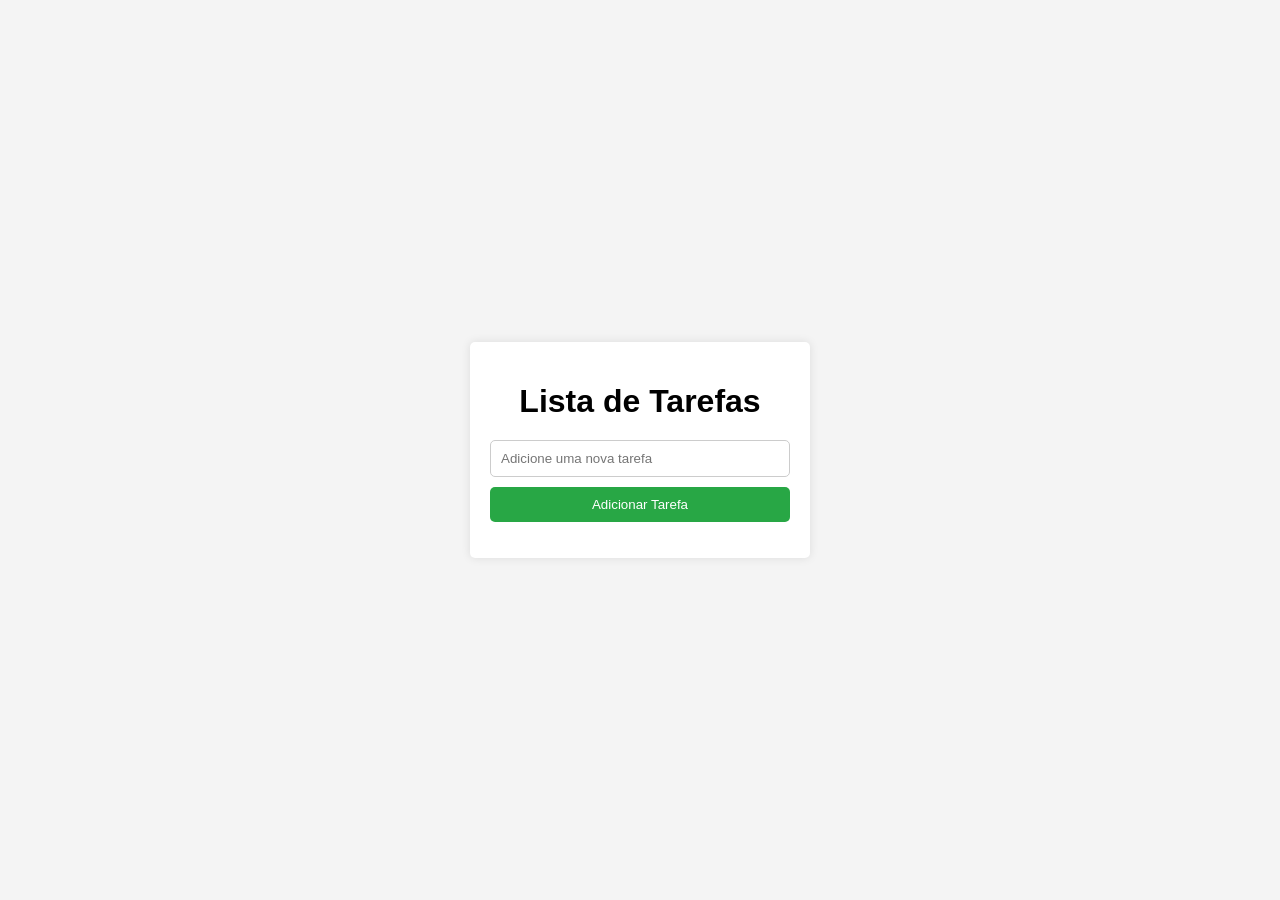
<file: Assents/atividades/atividade_lista_tarefas/index.html>
<html lang="pt-BR">
<head>
    <meta charset="UTF-8">
    <meta name="viewport" content="width=device-width, initial-scale=1.0">
    <title>Lista de Tarefas</title>
    <link rel="stylesheet" href="styles.css">
    <script src="script.js" defer></script>
</head>
<body>
    <div class="container">
        <h1>Lista de Tarefas</h1>
        <input type="text" id="taskInput" placeholder="Adicione uma nova tarefa">
        <button id="addTaskBtn">Adicionar Tarefa</button>
        <ul id="taskList">
            
        </ul>
    </div>
</body>
</html>
</file>
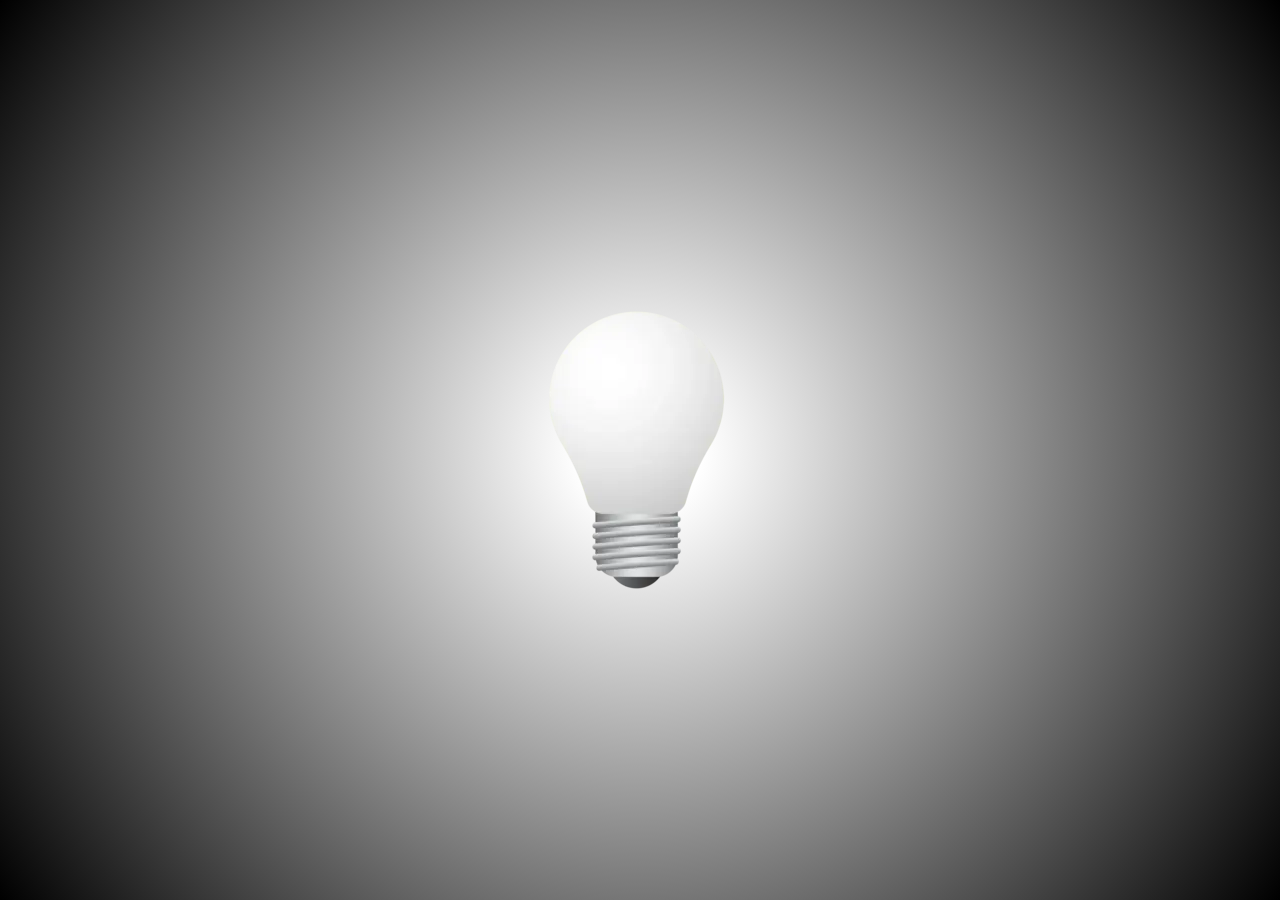
<file: Assents/atividades/Lampada - Atividade/index.html>
<!DOCTYPE html>
<html lang="pt-BR">
<head>
    <meta charset="UTF-8">
    <meta name="viewport" content="width=device-width, initial-scale=1.0">
    <title>Lâmpada</title>
    <link rel="stylesheet" href="style.css">
    <script src="script.js" defer></script>
</head>
<body>
    <div class="container">
        <img onclick="" id="lamp" src="assets/lamp_off.png" alt="Lâmpada apagada">
    </div>
</body>
</html>
</file>
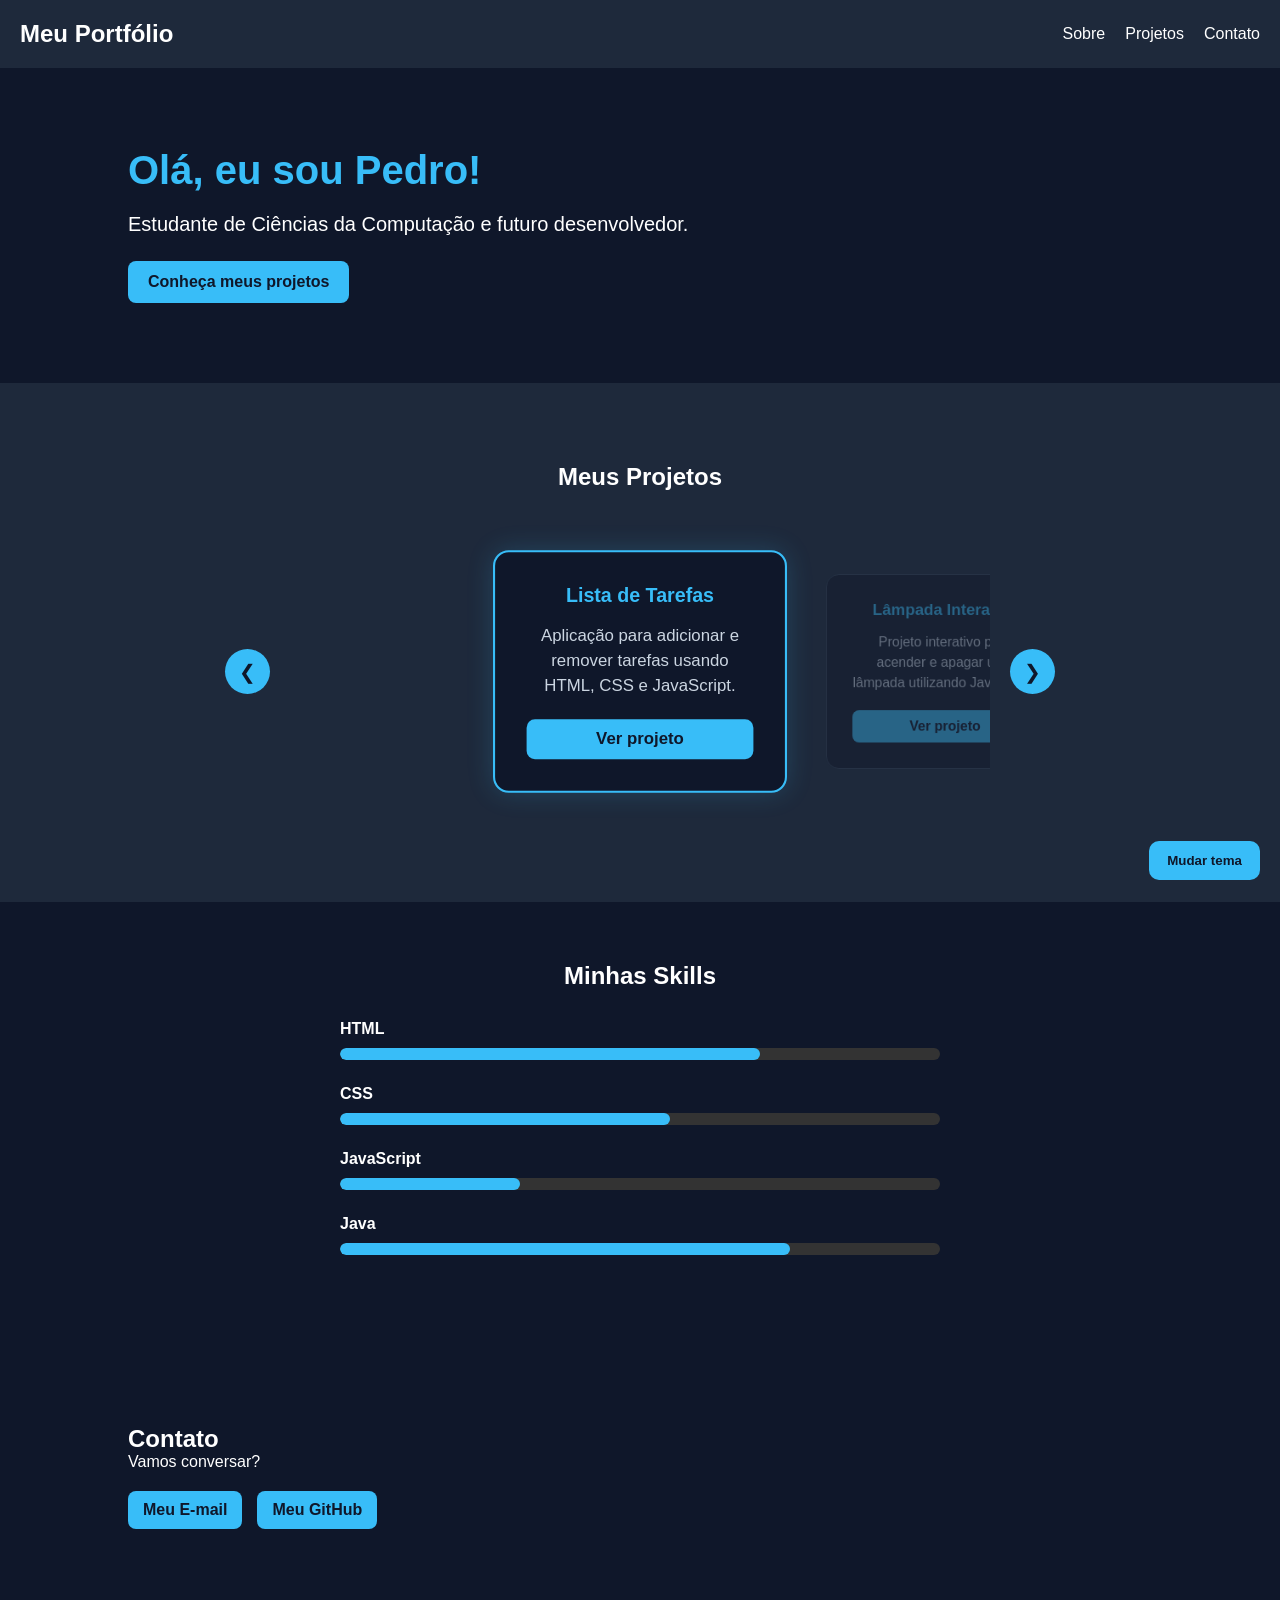
<file: Portifolio.html>
<!DOCTYPE html>
<html lang="pt-br">
<head>
    <meta charset="UTF-8">
    <meta name="viewport" content="width=device-width, initial-scale=1.0">
    <title>Meu Portfólio</title>

    <link rel="stylesheet" href="style.css">
</head>

<body>

    <header>
        <nav>
            <h2>Meu Portfólio</h2>

            <ul>
                <li><a href="#sobre">Sobre</a></li>
                <li><a href="#projetos">Projetos</a></li>
                <li><a href="#contato">Contato</a></li>
            </ul>
        </nav>
    </header>

    <main>

        <!-- SOBRE -->
        <section id="sobre">
            <h1>Olá, eu sou Pedro!</h1>

            <p>Estudante de Ciências da Computação
            e futuro desenvolvedor.</p>

            <a href="#projetos">Conheça meus projetos</a>
        </section>

        
    <!-- PROJETOS -->
    <section id="projetos">
    <h2>Meus Projetos</h2>

    <div class="carrossel">

        <button id="anterior" aria-label="Projeto anterior">❮</button>

        <div class="carrossel-janela">
            <div class="container-projetos">
                <!-- Os projetos serão criados pelo JavaScript -->
            </div>
        </div>

        <button id="proximo" aria-label="Próximo projeto">❯</button>

    </div>
</section>


        <!-- SKILLS -->
    <section id="skills">

        <h2>Minhas Skills</h2>

    <div class="container-skills">

        <div class="skill">
            <p>HTML</p>
            <div class="barra">
                <div class="progresso html"></div>
            </div>
        </div>

        <div class="skill">
            <p>CSS</p>
            <div class="barra">
                <div class="progresso css"></div>
            </div>
        </div>

        <div class="skill">
            <p>JavaScript</p>
            <div class="barra">
                <div class="progresso javascript"></div>
            </div>
        </div>

        <div class="skill">
            <p>Java</p>
            <div class="barra">
                <div class="progresso java"></div>
            </div>
        </div>

    </div>

</section>

        <!-- CONTATO -->
        <section id="contato">
            <h2>Contato</h2>
            <p>Vamos conversar?</p>

            <div class="links-contato">

                <a href="mailto:pedroh.carvalho75@gmail.com">
                    Meu E-mail
                </a>

                <a href="https://github.com/P3dro0Henrique"
                   target="_blank">
                    Meu GitHub
                </a>

            </div>
        </section>

    </main>

    <script src="script.js"></script>

</body>
</html>
</file>
<file: Assents/atividades/atividade_lista_tarefas/styles.css>
body {
    font-family: Arial, sans-serif;
    background-color: #f4f4f4;
    display: flex;
    justify-content: center;
    align-items: center;
    height: 100vh;
    margin: 0;
}

.container {
    background: #fff;
    padding: 20px;
    border-radius: 5px;
    box-shadow: 0 0 10px rgba(0,0,0,0.1);
    width: 300px;
    text-align: center;
}

h1 {
    margin-bottom: 20px;
}

input {
    padding: 10px;
    width: calc(100%);
    margin-bottom: 10px;
    border: 1px solid #ccc;
    border-radius: 5px;
}

button {
    padding: 10px 15px;
    background: #28a745;
    color: #fff;
    border: none;
    border-radius: 5px;
    cursor: pointer;
    width: 100%;
}

button:hover {
    background: #218838;
}

ul {
    list-style: none;
    padding: 0;
}

li {
    background: #f4f4f4;
    padding: 10px;
    margin-bottom: 10px;
    border-radius: 5px;
    display: flex;
    justify-content: space-between;
    align-items: center;
}

li button {
    background: #dc3545;
    border: none;
    color: #fff;
    padding: 5px 10px;
    border-radius: 5px;
    cursor: pointer;
    width: 30px;
    border-radius: 5px;
}

li button:hover {
    background: #c82333;
}
</file>
<file: Assents/atividades/Lampada - Atividade/style.css>
body {
    background: radial-gradient(circle, white 8%, black 100%);
    display: flex;
    justify-content: center;
    align-items: center;
    height: 100vh;
    margin: 0;
}

.container {
    cursor: pointer;
}
</file>
<file: style.css>
/* =========================
   CONFIGURAÇÃO GERAL
========================= */

* {
    margin: 0;
    padding: 0;
    box-sizing: border-box;
}

body {
    background-color: #0f172a;
    color: white;
    font-family: Arial, sans-serif;
    transition: background-color 0.3s, color 0.3s;
}


/* =========================
   TEMA CLARO
========================= */

body.tema-claro {
    background-color: #f1f5f9;
    color: #0f172a;
}

.tema-claro header,
.tema-claro #projetos {
    background-color: #e2e8f0;
}

.tema-claro .card {
    background-color: white;
    color: #0f172a;
}

.tema-claro .card p {
    color: #475569;
}


/* =========================
   BOTÃO DE TEMA
========================= */

.botao-tema {
    position: fixed;
    bottom: 20px;
    right: 20px;
    z-index: 1000;

    background-color: #38bdf8;
    color: #0f172a;

    padding: 12px 18px;
    border: none;
    border-radius: 10px;

    font-weight: bold;
    cursor: pointer;

    transition: 0.3s;
}

.botao-tema:hover {
    background-color: white;
    transform: scale(1.05);
}


/* =========================
   CABEÇALHO
========================= */

header {
    background-color: #1e293b;
    padding: 20px;
}

nav {
    display: flex;
    justify-content: space-between;
    align-items: center;
}

nav ul {
    display: flex;
    list-style: none;
    gap: 20px;
}

nav a {
    color: white;
    text-decoration: none;
    transition: 0.3s;
}

nav a:hover {
    color: #38bdf8;
}


/* =========================
   SEÇÕES
========================= */

section {
    padding: 80px 10%;
}

#sobre h1 {
    font-size: 40px;
    color: #38bdf8;
    margin-bottom: 20px;
}

#sobre p {
    font-size: 20px;
    margin-bottom: 25px;
}

#sobre a {
    display: inline-block;
    background-color: #38bdf8;
    color: #0f172a;

    padding: 12px 20px;
    border-radius: 8px;

    text-decoration: none;
    font-weight: bold;
}


/* =========================
   PROJETOS
========================= */

#projetos {
    background-color: #1e293b;
}

#projetos h2 {
    text-align: center;
    margin-bottom: 20px;
}


/* =========================
   CARROSSEL HORIZONTAL
========================= */

.carrossel {
    display: flex;
    align-items: center;
    justify-content: center;
    gap: 20px;
    margin-top: 30px;
}

.carrossel-janela {
    width: 100%;
    max-width: 700px;
    overflow: hidden;
    padding: 35px 0;
}

.container-projetos {
    display: flex;
    align-items: center;
    gap: 25px;

    transition: transform 0.6s ease;
    will-change: transform;
}


/* =========================
   CARDS
========================= */

.card {
    background-color: #0f172a;
    color: white;

    padding: 30px;
    border-radius: 15px;

    text-align: center;

    width: 280px;
    min-width: 280px;
    min-height: 220px;

    display: flex;
    flex-direction: column;
    justify-content: center;

    border: 1px solid #334155;

    opacity: 0.4;
    transform: scale(0.85);

    transition:
        transform 0.6s ease,
        opacity 0.6s ease,
        border 0.6s ease,
        box-shadow 0.6s ease;
}

.card.ativo {
    opacity: 1;
    transform: scale(1.05);

    border: 2px solid #38bdf8;

    box-shadow: 0 0 25px #38bdf830;
}

.card h3 {
    color: #38bdf8;
    margin-bottom: 15px;
}

.card p {
    color: #cbd5e1;
    line-height: 1.5;
    margin-bottom: 20px;
}

.card a {
    display: inline-block;

    background-color: #38bdf8;
    color: #0f172a;

    padding: 10px 15px;
    border-radius: 8px;

    text-decoration: none;
    font-weight: bold;

    transition: 0.3s;
}

.card a:hover {
    background-color: white;
    transform: scale(1.05);
}


/* =========================
   SETAS
========================= */

.carrossel button {
    background-color: #38bdf8;
    color: #0f172a;

    border: none;
    border-radius: 50%;

    width: 45px;
    height: 45px;

    font-size: 20px;
    cursor: pointer;
    flex-shrink: 0;

    transition: 0.3s;
}

.carrossel button:hover {
    background-color: white;
    transform: scale(1.1);
}


/* =========================
   CONTATO
========================= */

.links-contato {
    display: flex;
    gap: 15px;
    flex-wrap: wrap;
    margin-top: 20px;
}

.links-contato a {
    display: inline-block;

    background-color: #38bdf8;
    color: #0f172a;

    padding: 10px 15px;
    border-radius: 8px;

    text-decoration: none;
    font-weight: bold;

    transition: 0.3s;
}

.links-contato a:hover {
    background-color: white;
    transform: scale(1.05);
}


/* =========================
   SKILLS
========================= */

#skills {
    padding: 60px 20px;
}

#skills h2 {
    text-align: center;
}

.container-skills {
    max-width: 600px;
    margin: 30px auto;
}

.skill {
    margin-bottom: 25px;
}

.skill p {
    margin-bottom: 10px;
    font-weight: bold;
}

.barra {
    background-color: #333;
    height: 12px;
    border-radius: 10px;
    overflow: hidden;
}

.progresso {
    height: 100%;
    background-color: #38bdf8;
    border-radius: 10px;

    width: 0;
    animation: preencher 2s forwards;
}


/* =========================
   NÍVEIS DAS SKILLS
========================= */

.html {
    --nivel: 70%;
}

.css {
    --nivel: 55%;
}

.javascript {
    --nivel: 30%;
}

.java {
    --nivel: 75%;
}


/* =========================
   ANIMAÇÃO DAS SKILLS
========================= */

@keyframes preencher {
    to {
        width: var(--nivel);
    }
}


/* =========================
   RESPONSIVIDADE
========================= */

@media (max-width: 600px) {

    nav {
        flex-direction: column;
        gap: 20px;
    }

    nav ul {
        gap: 15px;
    }

    section {
        padding: 60px 5%;
    }

    #sobre h1 {
        font-size: 32px;
    }

    .carrossel {
        gap: 8px;
    }

    .carrossel-janela {
        max-width: 280px;
    }

    .container-projetos {
        gap: 15px;
    }

    .card {
        width: 230px;
        min-width: 230px;
        padding: 20px;
    }

    .carrossel button {
        width: 35px;
        height: 35px;
        font-size: 16px;
    }
}
</file>
